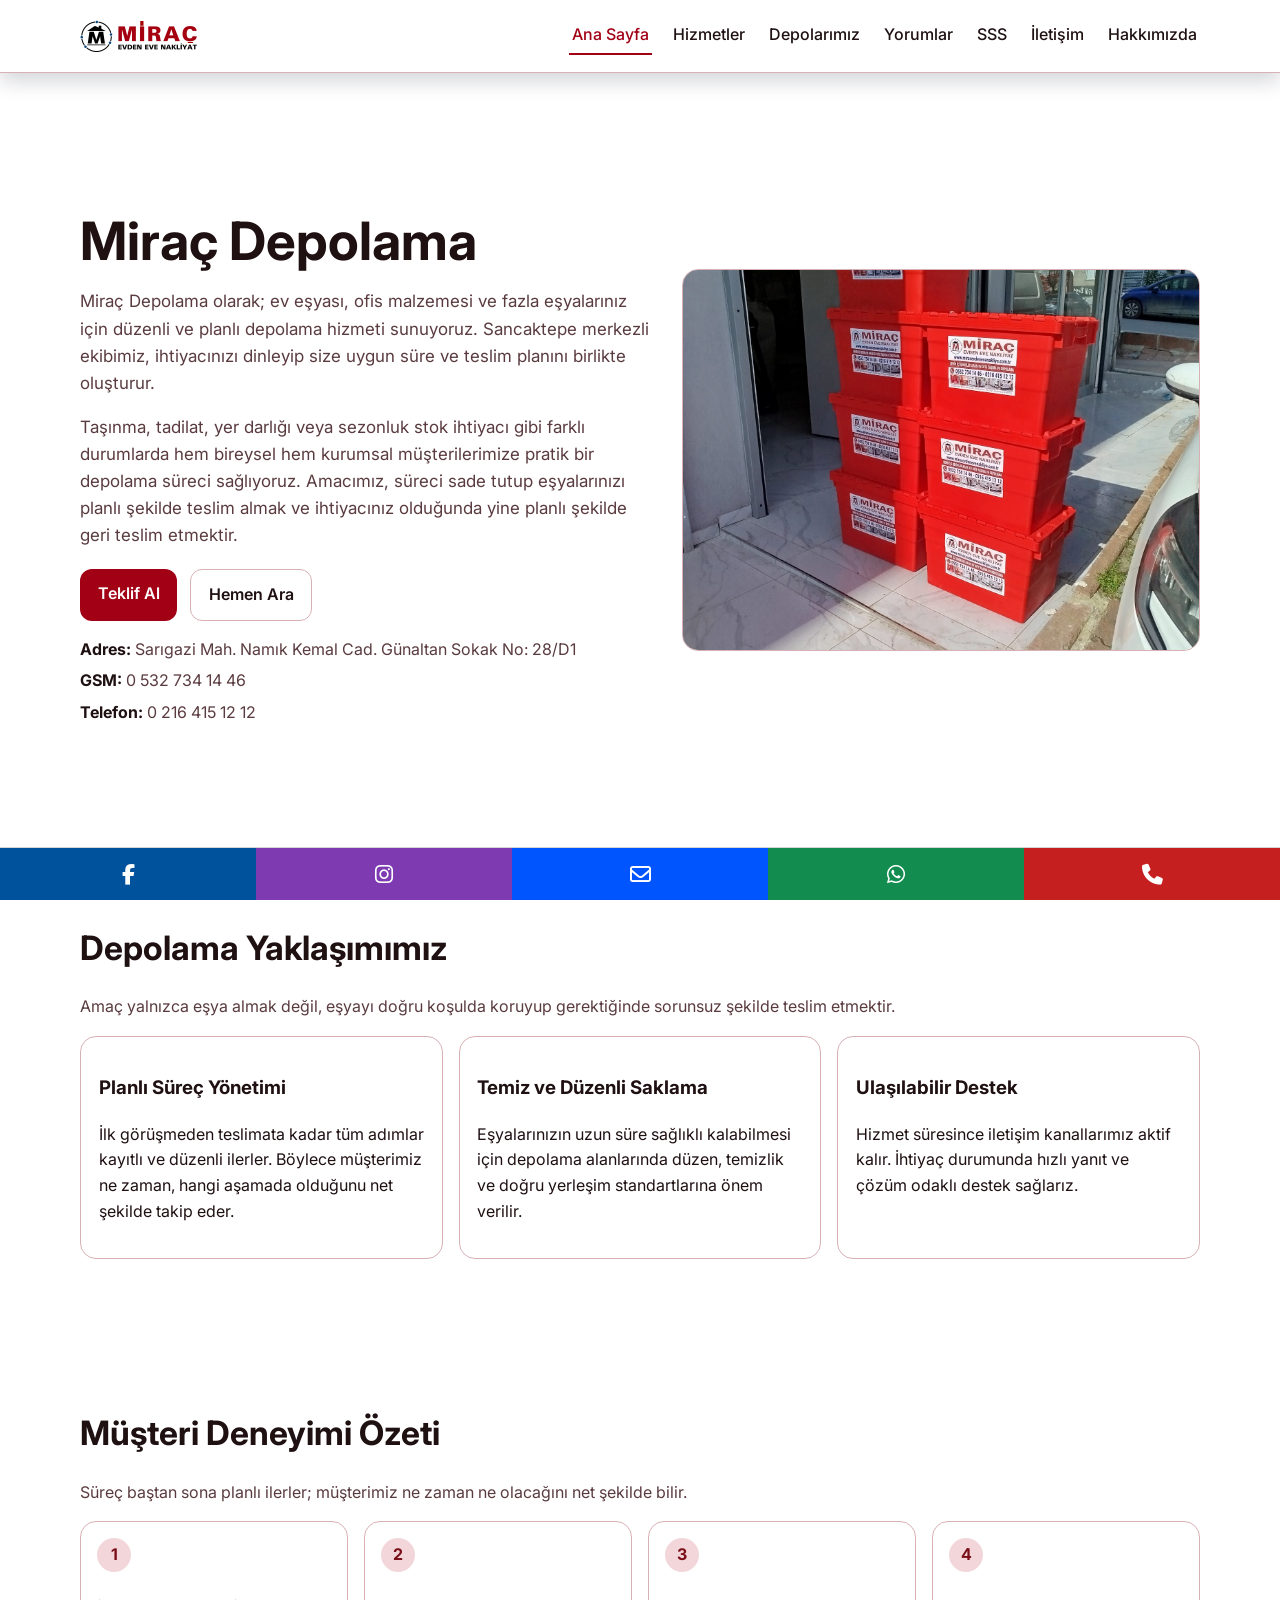
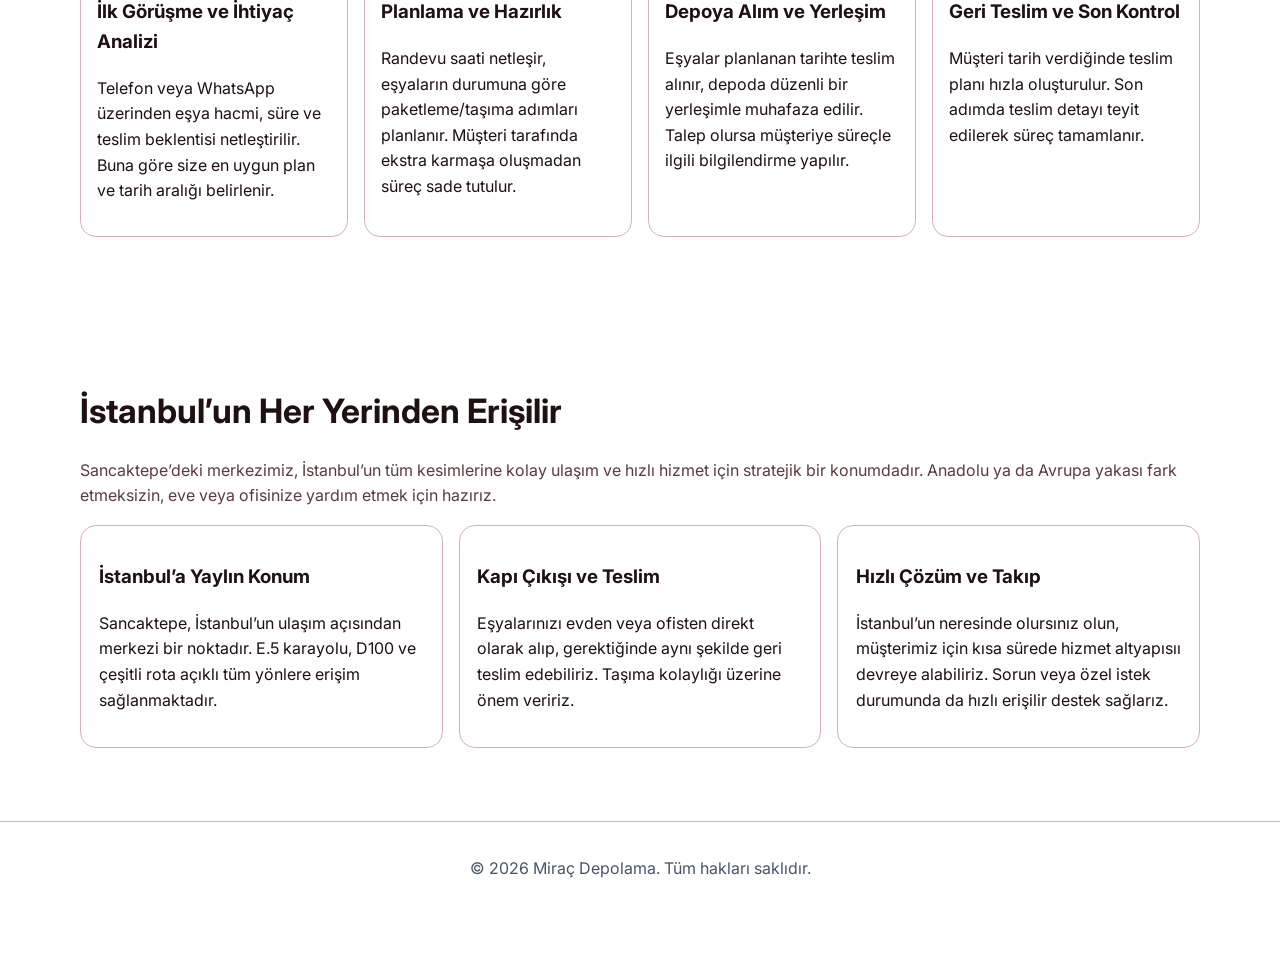
<file: index.html>
<!DOCTYPE html>
<html lang="tr">
 <head>
  <meta charset="utf-8"/>
  <meta content="width=device-width, initial-scale=1.0" name="viewport"/>
  <link href="assets/images/miracevdeneve_amblem.png" rel="icon" type="image/png"/>
  <title>
   Mira&ccedil; Depolama | Ana Sayfa
  </title>
  <meta content="Mira&ccedil; Depolama ile ev ve ofis e&scedil;yalar&inodot;n&inodot;z i&ccedil;in g&uuml;venli depolama &ccedil;&ouml;z&uuml;mleri." name="description"/>
  <link href="https://cdnjs.cloudflare.com/ajax/libs/font-awesome/6.5.2/css/all.min.css" rel="stylesheet"/>
  <link href="https://fonts.googleapis.com" rel="preconnect"/>
  <link crossorigin="" href="https://fonts.gstatic.com" rel="preconnect"/>
  <link href="https://fonts.googleapis.com/css2?family=Inter:wght@400;500;600;700;800&amp;display=swap" rel="stylesheet"/>
  <link href="styles.css" rel="stylesheet"/>
 </head>
 <body>
  <header class="topbar">
   <div class="container nav">
    <a class="logo" href="index.html">
     <img alt="Miraç Depolama Logo" class="logo-image" src="assets/images/miracevdeneve_logo.png"/>
    </a>
    <button aria-label="Men&uuml;y&uuml; A&ccedil;/Kapat" class="menu-toggle" id="menuToggle">
     ☰
    </button>
    <nav class="menu" id="mainNav">
     <a class="active" href="index.html">
      Ana Sayfa
     </a>
     <a href="hizmetler.html">
      Hizmetler
     </a>
     <a href="depolarimiz.html">
      Depolar&inodot;m&inodot;z
     </a>
     <a href="yorumlar.html">
      Yorumlar
     </a>
     <a href="sss.html">
      SSS
     </a>
     <a href="iletisim.html">
      &Idot;leti&scedil;im
     </a>
     <a href="hakkimizda.html">
      Hakk&inodot;m&inodot;zda
     </a>
    </nav>
   </div>
  </header>
  <main>
   <section class="hero">
    <div class="container hero-layout">
     <div class="hero-content">
      <h1>
        Mira&ccedil; Depolama
      </h1>
      <p>
        Mira&ccedil; Depolama olarak; ev e&scedil;yas&inodot;, ofis malzemesi ve fazla e&scedil;yalar&inodot;n&inodot;z i&ccedil;in
        d&uuml;zenli ve planl&inodot; depolama hizmeti sunuyoruz. Sancaktepe merkezli ekibimiz, ihtiyac&inodot;n&inodot;z&inodot;
        dinleyip size uygun s&uuml;re ve teslim plan&inodot;n&inodot; birlikte olu&scedil;turur.
      </p>
      <p>
        Ta&scedil;&inodot;nma, tadilat, yer darl&inodot;&gbreve;&inodot; veya sezonluk stok ihtiyac&inodot; gibi farkl&inodot;
        durumlarda hem bireysel hem kurumsal m&uuml;&scedil;terilerimize pratik bir depolama s&uuml;reci
        sa&gbreve;l&inodot;yoruz. Amac&inodot;m&inodot;z, s&uuml;reci sade tutup e&scedil;yalar&inodot;n&inodot;z&inodot; planl&inodot; şekilde
        teslim almak ve ihtiyac&inodot;n&inodot;z oldu&gbreve;unda yine planl&inodot; &scedil;ekilde geri teslim etmektir.
      </p>
      <div class="hero-actions">
       <a class="btn primary" href="iletisim.html">
        Teklif Al
       </a>
       <a class="btn secondary" href="tel:+905327341446">
        Hemen Ara
       </a>
      </div>
      <ul class="quick-contact">
       <li>
        <strong>
         Adres:
        </strong>
        Sar&inodot;gazi Mah. Nam&inodot;k Kemal Cad. G&uuml;naltan Sokak No: 28/D1
       </li>
       <li>
        <strong>
         GSM:
        </strong>
        0 532 734 14 46
       </li>
       <li>
        <strong>
         Telefon:
        </strong>
        0 216 415 12 12
       </li>
      </ul>
     </div>
     <div class="hero-visual">
      <img alt="Mira&ccedil; Depolama depolama alan&inodot;" src="assets/images/foto_1.jpeg"/>
     </div>
    </div>
   </section>
    <section class="section alt">
     <div class="container">
      <h2>
      Depolama Yakla&scedil;&inodot;m&inodot;m&inodot;z
      </h2>
      <p class="section-intro">
      Ama&ccedil; yaln&inodot;zca e&scedil;ya almak de&gbreve;il, e&scedil;yay&inodot; do&gbreve;ru ko&scedil;ulda koruyup gerekti&gbreve;inde sorunsuz
      &scedil;ekilde teslim etmektir.
      </p>
      <div class="cards">
      <article class="card">
       <h3>
        Planl&inodot; S&uuml;re&ccedil; Y&ouml;netimi
       </h3>
       <p>
        &Idot;lk g&ouml;r&uuml;&scedil;meden teslimata kadar t&uuml;m ad&inodot;mlar kay&inodot;tl&inodot; ve d&uuml;zenli ilerler. B&ouml;ylece
        m&uuml;&scedil;terimiz ne zaman, hangi a&scedil;amada oldu&gbreve;unu net &scedil;ekilde takip eder.
       </p>
      </article>
      <article class="card">
       <h3>
        Temiz ve D&uuml;zenli Saklama
       </h3>
       <p>
        E&scedil;yalar&inodot;n&inodot;z&inodot;n uzun s&uuml;re sa&gbreve;l&inodot;kl&inodot; kalabilmesi i&ccedil;in depolama alanlar&inodot;nda d&uuml;zen,
        temizlik ve do&gbreve;ru yerle&scedil;im standartlar&inodot;na &ouml;nem verilir.
       </p>
      </article>
      <article class="card">
       <h3>
        Ula&scedil;&inodot;labilir Destek
       </h3>
       <p>
        Hizmet s&uuml;resince ileti&scedil;im kanallar&inodot;m&inodot;z aktif kal&inodot;r. &Idot;htiya&ccedil; durumunda h&inodot;zl&inodot; yan&inodot;t
        ve &ccedil;&ouml;z&uuml;m odakl&inodot; destek sa&gbreve;lar&inodot;z.
       </p>
      </article>
      </div>
     </div>
    </section>
     <section class="section alt">
      <div class="container">
       <h2>
        M&uuml;&scedil;teri Deneyimi &Ouml;zeti
       </h2>
       <p class="section-intro">
        S&uuml;re&ccedil; ba&scedil;tan sona planl&inodot; ilerler; m&uuml;&scedil;terimiz ne zaman ne olaca&gbreve;&inodot;n&inodot; net &scedil;ekilde bilir.
       </p>
       <div class="process-grid">
        <article class="process-item">
         <span>
          1
         </span>
         <h3>
          &Idot;lk G&ouml;r&uuml;&scedil;me ve &Idot;htiya&ccedil; Analizi
         </h3>
         <p>
          Telefon veya WhatsApp &uuml;zerinden e&scedil;ya hacmi, s&uuml;re ve teslim beklentisi netle&scedil;tirilir.
          Buna g&ouml;re size en uygun plan ve tarih aral&inodot;&gbreve;&inodot; belirlenir.
         </p>
        </article>
        <article class="process-item">
         <span>
          2
         </span>
         <h3>
          Planlama ve Haz&inodot;rl&inodot;k
         </h3>
         <p>
          Randevu saati netle&scedil;ir, e&scedil;yalar&inodot;n durumuna g&ouml;re paketleme/ta&scedil;&inodot;ma ad&inodot;mlar&inodot;
          planlan&inodot;r. M&uuml;&scedil;teri taraf&inodot;nda ekstra karma&scedil;a olu&scedil;madan s&uuml;re&ccedil; sade tutulur.
         </p>
        </article>
        <article class="process-item">
         <span>
          3
         </span>
         <h3>
          Depoya Al&inodot;m ve Yerle&scedil;im
         </h3>
         <p>
          E&scedil;yalar planlanan tarihte teslim al&inodot;n&inodot;r, depoda d&uuml;zenli bir yerle&scedil;imle muhafaza edilir.
          Talep olursa m&uuml;&scedil;teriye s&uuml;re&ccedil;le ilgili bilgilendirme yap&inodot;l&inodot;r.
         </p>
        </article>
        <article class="process-item">
         <span>
          4
         </span>
         <h3>
          Geri Teslim ve Son Kontrol
         </h3>
         <p>
          M&uuml;&scedil;teri tarih verdi&gbreve;inde teslim plan&inodot; h&inodot;zla olu&scedil;turulur.
          Son ad&inodot;mda teslim detay&inodot; teyit edilerek s&uuml;re&ccedil; tamamlan&inodot;r.
         </p>
        </article>
       </div>
      </div>
     </section>
   <section class="section alt">
    <div class="container">
     <h2>
      &Idot;stanbul&rsquo;un Her Yerinden Eri&scedil;ilir
     </h2>
     <p class="section-intro">
      Sancaktepe&rsquo;deki merkezimiz, &Idot;stanbul&rsquo;un t&uuml;m kesimlerine kolay ula&scedil;&inodot;m ve h&inodot;zl&inodot; hizmet i&ccedil;in
      stratejik bir konumdad&inodot;r. Anadolu ya da Avrupa yakas&inodot; fark etmeksizin, eve veya ofisinize yard&inodot;m etmek i&ccedil;in haz&inodot;r&inodot;z.
     </p>
     <div class="cards">
      <article class="card">
       <h3>
        &Idot;stanbul&rsquo;a Yayl&inodot;n Konum
       </h3>
       <p>
        Sancaktepe, &Idot;stanbul&rsquo;un ula&scedil;&inodot;m a&ccedil;&inodot;s&inodot;ndan merkezi bir noktad&inodot;r. E.5 karayolu, D100 ve &ccedil;e&scedil;itli rota a&ccedil;&inodot;kl&inodot;
        t&uuml;m yönlere erişim sa&gbreve;lanmaktad&inodot;r.
       </p>
      </article>
      <article class="card">
       <h3>
        Kap&inodot; &Ccedil;&inodot;k&inodot;&scedil;&inodot; ve Teslim
       </h3>
       <p>
        E&scedil;yalar&inodot;n&inodot;z&inodot; evden veya ofisten direkt olarak al&inodot;p, gerekti&gbreve;inde ayn&inodot; &scedil;ekilde geri teslim
        edebiliriz. Taş&inodot;ma kolayl&inodot;&gbreve;&inodot; &uuml;zerine &ouml;nem veririz.
       </p>
      </article>
      <article class="card">
       <h3>
        H&inodot;zl&inodot; &Ccedil;&ouml;z&uuml;m ve Tak&inodot;p
       </h3>
       <p>
        &Idot;stanbul&rsquo;un neresinde olurs&inodot;nız olun, m&uuml;&scedil;terimiz i&ccedil;in k&inodot;sa s&uuml;rede hizmet altyap&inodot;s&inodot;&inodot;
        devreye alabiliriz. Sorun veya &ouml;zel istek durumunda da h&inodot;zl&inodot; eri&scedil;ilir destek sa&gbreve;lar&inodot;z.
       </p>
      </article>
     </div>
    </div>
   </section>
  </main>
  <section class="contact-bar">
   <div class="container contact-bar-inner">
    <a aria-label="Facebook" class="bar-facebook" href="https://www.facebook.com/share/1Hf4mJ1vze/" rel="noopener noreferrer" target="_blank">
     <i aria-hidden="true" class="fa-brands fa-facebook-f">
     </i>
    </a>
    <a aria-label="Instagram" class="bar-instagram" href="https://www.instagram.com/miracevdenevenakliye/" rel="noopener noreferrer" target="_blank">
     <i aria-hidden="true" class="fa-brands fa-instagram">
     </i>
    </a>
    <a aria-label="Mail" class="bar-mail" href="mailto:info@miracevdenevenakliye.com.tr">
     <i aria-hidden="true" class="fa-regular fa-envelope">
     </i>
    </a>
    <a aria-label="WhatsApp" class="bar-whatsapp" href="https://wa.me/905327341446?text=Merhaba%20Mira%C3%A7%20Depolama%2C%20bilgi%20almak%20istiyorum." rel="noopener noreferrer" target="_blank">
     <i aria-hidden="true" class="fa-brands fa-whatsapp">
     </i>
    </a>
    <a aria-label="Telefon" class="bar-phone" href="tel:+905327341446">
     <i aria-hidden="true" class="fa-solid fa-phone">
     </i>
    </a>
   </div>
  </section>
  <footer class="footer">
   <div class="container">
    <p>
     &copy;
     <span id="year">
     </span>
     Mira&ccedil; Depolama. T&uuml;m haklar&inodot; sakl&inodot;d&inodot;r.
    </p>
   </div>
  </footer>
  <script src="script.js">
  </script>
 </body>
</html>
</file>
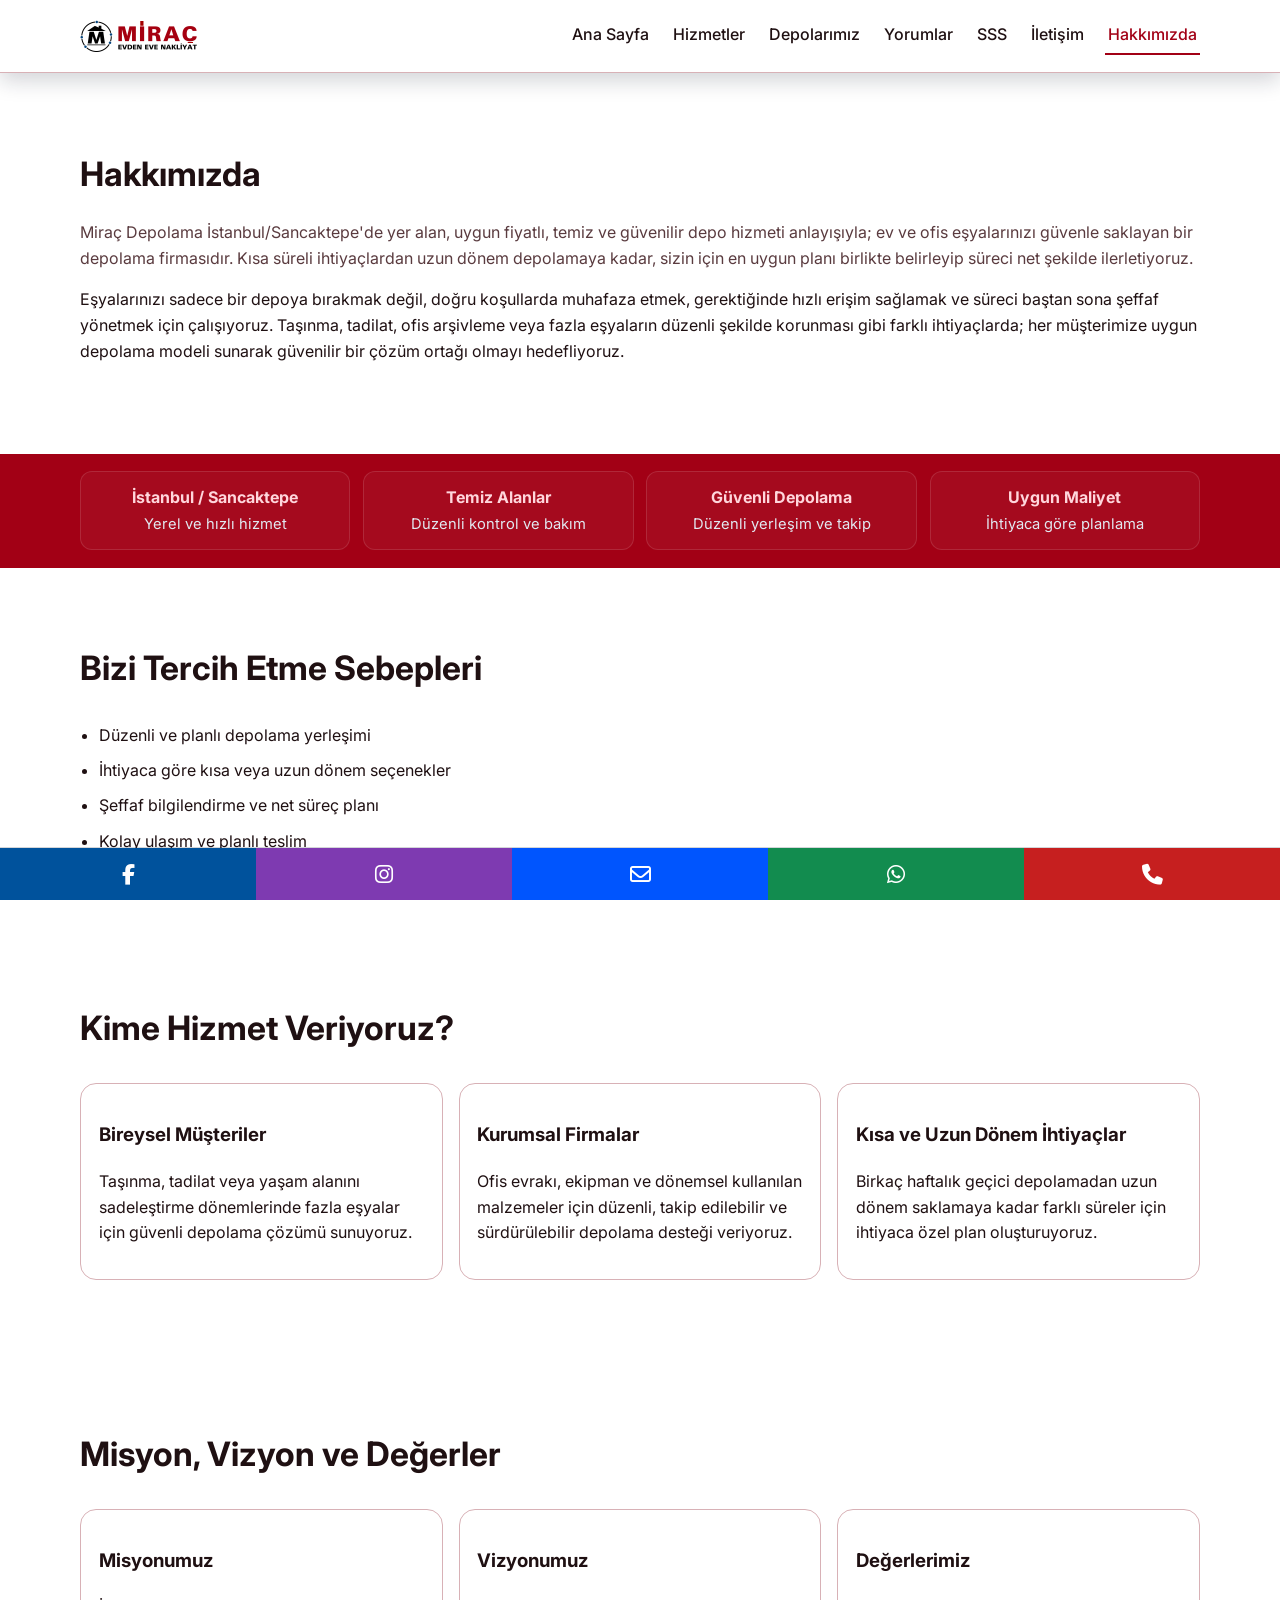
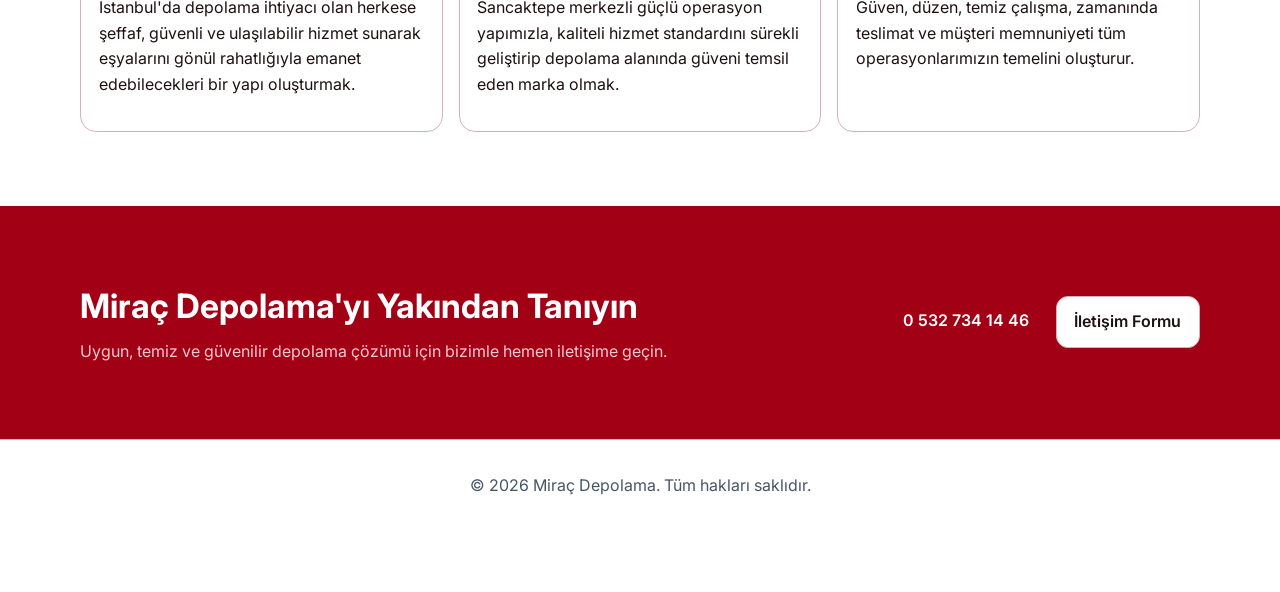
<file: hakkimizda.html>
<!DOCTYPE html>
<html lang="tr">
 <head>
  <meta charset="utf-8"/>
  <meta content="width=device-width, initial-scale=1.0" name="viewport"/>
        <link href="assets/images/miracevdeneve_amblem.png" rel="icon" type="image/png"/>
  <title>
   Mira&ccedil; Depolama | Hakk&inodot;m&inodot;zda
  </title>
  <meta content="Mira&ccedil; Depolama hakk&inodot;nda kurumsal bilgiler ve hizmet yakla&scedil;&inodot;m&inodot;m&inodot;z." name="description"/>
  <link href="https://cdnjs.cloudflare.com/ajax/libs/font-awesome/6.5.2/css/all.min.css" rel="stylesheet"/>
  <link href="https://fonts.googleapis.com" rel="preconnect"/>
  <link crossorigin="" href="https://fonts.gstatic.com" rel="preconnect"/>
  <link href="https://fonts.googleapis.com/css2?family=Inter:wght@400;500;600;700;800&amp;display=swap" rel="stylesheet"/>
  <link href="styles.css" rel="stylesheet"/>
 </head>
 <body>
  <header class="topbar">
   <div class="container nav">
    <a class="logo" href="index.html">
     <img alt="Mira&ccedil; Depolama Logo" class="logo-image" src="assets/images/miracevdeneve_logo.png"/>
    </a>
    <button aria-label="Men&uuml;y&uuml; A&ccedil;/Kapat" class="menu-toggle" id="menuToggle">
     ☰
    </button>
    <nav class="menu" id="mainNav">
     <a href="index.html">
      Ana Sayfa
     </a>
     <a href="hizmetler.html">
      Hizmetler
     </a>
     <a href="depolarimiz.html">
      Depolar&inodot;m&inodot;z
     </a>
     <a href="yorumlar.html">
      Yorumlar
     </a>
     <a href="sss.html">
      SSS
     </a>
     <a href="iletisim.html">
      &Idot;leti&scedil;im
     </a>
     <a class="active" href="hakkimizda.html">
      Hakk&inodot;m&inodot;zda
     </a>
    </nav>
   </div>
  </header>
  <main>
   <section class="section">
    <div class="container">
     <h2>
      Hakk&inodot;m&inodot;zda
     </h2>
     <p class="section-intro">
      Mira&ccedil; Depolama &Idot;stanbul/Sancaktepe'de yer alan, uygun fiyatl&inodot;, temiz ve g&uuml;venilir
            depo hizmeti anlay&inodot;&scedil;&inodot;yla; ev ve ofis e&scedil;yalar&inodot;n&inodot;z&inodot; g&uuml;venle saklayan bir depolama
            firmas&inodot;d&inodot;r. K&inodot;sa s&uuml;reli ihtiya&ccedil;lardan uzun d&ouml;nem depolamaya kadar, sizin i&ccedil;in en
            uygun plan&inodot; birlikte belirleyip s&uuml;reci net &scedil;ekilde ilerletiyoruz.
     </p>
     <p>
      E&scedil;yalar&inodot;n&inodot;z&inodot; sadece bir depoya b&inodot;rakmak de&gbreve;il, do&gbreve;ru ko&scedil;ullarda muhafaza etmek,
            gerekti&gbreve;inde h&inodot;zl&inodot; eri&scedil;im sa&gbreve;lamak ve s&uuml;reci ba&scedil;tan sona &scedil;effaf y&ouml;netmek i&ccedil;in
            &ccedil;al&inodot;&scedil;&inodot;yoruz. Ta&scedil;&inodot;nma, tadilat, ofis ar&scedil;ivleme veya fazla e&scedil;yalar&inodot;n d&uuml;zenli &scedil;ekilde
            korunmas&inodot; gibi farkl&inodot; ihtiya&ccedil;larda; her m&uuml;&scedil;terimize uygun depolama modeli sunarak
            g&uuml;venilir bir &ccedil;&ouml;z&uuml;m orta&gbreve;&inodot; olmay&inodot; hedefliyoruz.
     </p>
    </div>
   </section>
   <section class="trust-strip">
    <div class="container trust-grid">
     <article>
      <strong>
       &Idot;stanbul / Sancaktepe
      </strong>
      <span>
       Yerel ve h&inodot;zl&inodot; hizmet
      </span>
     </article>
     <article>
      <strong>
       Temiz Alanlar
      </strong>
      <span>
       D&uuml;zenli kontrol ve bak&inodot;m
      </span>
     </article>
     <article>
      <strong>
       G&uuml;venli Depolama
      </strong>
      <span>
       D&uuml;zenli yerle&scedil;im ve takip
      </span>
     </article>
     <article>
      <strong>
       Uygun Maliyet
      </strong>
      <span>
       &Idot;htiyaca g&ouml;re planlama
      </span>
     </article>
    </div>
   </section>
   <section class="section">
    <div class="container">
     <h2>
      Bizi Tercih Etme Sebepleri
     </h2>
     <ul class="features">
      <li>
       D&uuml;zenli ve planl&inodot; depolama yerle&scedil;imi
      </li>
      <li>
       &Idot;htiyaca g&ouml;re k&inodot;sa veya uzun d&ouml;nem se&ccedil;enekler
      </li>
      <li>
       &Scedil;effaf bilgilendirme ve net s&uuml;re&ccedil; plan&inodot;
      </li>
      <li>
       Kolay ula&scedil;&inodot;m ve planl&inodot; teslim
      </li>
     </ul>
    </div>
   </section>
   <section class="section">
    <div class="container">
     <h2>
      Kime Hizmet Veriyoruz?
     </h2>
     <div class="cards">
      <article class="card">
       <h3>
        Bireysel M&uuml;&scedil;teriler
       </h3>
       <p>
        Ta&scedil;&inodot;nma, tadilat veya ya&scedil;am alan&inodot;n&inodot; sadele&scedil;tirme d&ouml;nemlerinde fazla e&scedil;yalar i&ccedil;in
                g&uuml;venli depolama &ccedil;&ouml;z&uuml;m&uuml; sunuyoruz.
       </p>
      </article>
      <article class="card">
       <h3>
        Kurumsal Firmalar
       </h3>
       <p>
        Ofis evrak&inodot;, ekipman ve d&ouml;nemsel kullan&inodot;lan malzemeler i&ccedil;in d&uuml;zenli, takip
                edilebilir ve s&uuml;rd&uuml;r&uuml;lebilir depolama deste&gbreve;i veriyoruz.
       </p>
      </article>
      <article class="card">
       <h3>
        K&inodot;sa ve Uzun D&ouml;nem &Idot;htiya&ccedil;lar
       </h3>
       <p>
        Birka&ccedil; haftal&inodot;k ge&ccedil;ici depolamadan uzun d&ouml;nem saklamaya kadar farkl&inodot; s&uuml;reler i&ccedil;in
                ihtiyaca &ouml;zel plan olu&scedil;turuyoruz.
       </p>
      </article>
     </div>
    </div>
   </section>
   <section class="section alt">
    <div class="container">
     <h2>
      Misyon, Vizyon ve De&gbreve;erler
     </h2>
     <div class="cards">
      <article class="card">
       <h3>
        Misyonumuz
       </h3>
       <p>
        &Idot;stanbul'da depolama ihtiyac&inodot; olan herkese &scedil;effaf, g&uuml;venli ve ula&scedil;&inodot;labilir hizmet
                sunarak e&scedil;yalar&inodot;n&inodot; g&ouml;n&uuml;l rahatl&inodot;&gbreve;&inodot;yla emanet edebilecekleri bir yap&inodot; olu&scedil;turmak.
       </p>
      </article>
      <article class="card">
       <h3>
        Vizyonumuz
       </h3>
       <p>
        Sancaktepe merkezli g&uuml;&ccedil;l&uuml; operasyon yap&inodot;m&inodot;zla, kaliteli hizmet standard&inodot;n&inodot; s&uuml;rekli
                geli&scedil;tirip depolama alan&inodot;nda g&uuml;veni temsil eden marka olmak.
       </p>
      </article>
      <article class="card">
       <h3>
        De&gbreve;erlerimiz
       </h3>
       <p>
        G&uuml;ven, d&uuml;zen, temiz &ccedil;al&inodot;&scedil;ma, zaman&inodot;nda teslimat ve m&uuml;&scedil;teri memnuniyeti t&uuml;m
                operasyonlar&inodot;m&inodot;z&inodot;n temelini olu&scedil;turur.
       </p>
      </article>
     </div>
    </div>
   </section>
   <section class="section cta-band">
    <div class="container cta-content">
     <div>
      <h2>
       Mira&ccedil; Depolama'y&inodot; Yak&inodot;ndan Tan&inodot;y&inodot;n
      </h2>
      <p>
       Uygun, temiz ve g&uuml;venilir depolama &ccedil;&ouml;z&uuml;m&uuml; i&ccedil;in bizimle hemen ileti&scedil;ime ge&ccedil;in.
      </p>
     </div>
     <div class="cta-actions">
      <a class="btn primary" href="tel:+905327341446">
       0 532 734 14 46
      </a>
      <a class="btn secondary" href="iletisim.html">
       &Idot;leti&scedil;im Formu
      </a>
     </div>
    </div>
   </section>
  </main>
  <section class="contact-bar">
   <div class="container contact-bar-inner">
    <a aria-label="Facebook" class="bar-facebook" href="https://www.facebook.com/share/1Hf4mJ1vze/" rel="noopener noreferrer" target="_blank">
     <i aria-hidden="true" class="fa-brands fa-facebook-f">
     </i>
    </a>
    <a aria-label="Instagram" class="bar-instagram" href="https://www.instagram.com/miracevdenevenakliye/" rel="noopener noreferrer" target="_blank">
     <i aria-hidden="true" class="fa-brands fa-instagram">
     </i>
    </a>
    <a aria-label="Mail" class="bar-mail" href="mailto:info@miracevdenevenakliye.com.tr">
     <i aria-hidden="true" class="fa-regular fa-envelope">
     </i>
    </a>
    <a aria-label="WhatsApp" class="bar-whatsapp" href="https://wa.me/905327341446?text=Merhaba%20Mira%C3%A7%20Depolama%2C%20bilgi%20almak%20istiyorum." rel="noopener noreferrer" target="_blank">
     <i aria-hidden="true" class="fa-brands fa-whatsapp">
     </i>
    </a>
    <a aria-label="Telefon" class="bar-phone" href="tel:+905327341446">
     <i aria-hidden="true" class="fa-solid fa-phone">
     </i>
    </a>
   </div>
  </section>
  <footer class="footer">
   <div class="container">
    <p>
     &copy;
     <span id="year">
     </span>
     Mira&ccedil; Depolama. T&uuml;m haklar&inodot; sakl&inodot;d&inodot;r.
    </p>
   </div>
  </footer>
  <script src="script.js">
  </script>
 </body>
</html>
</file>
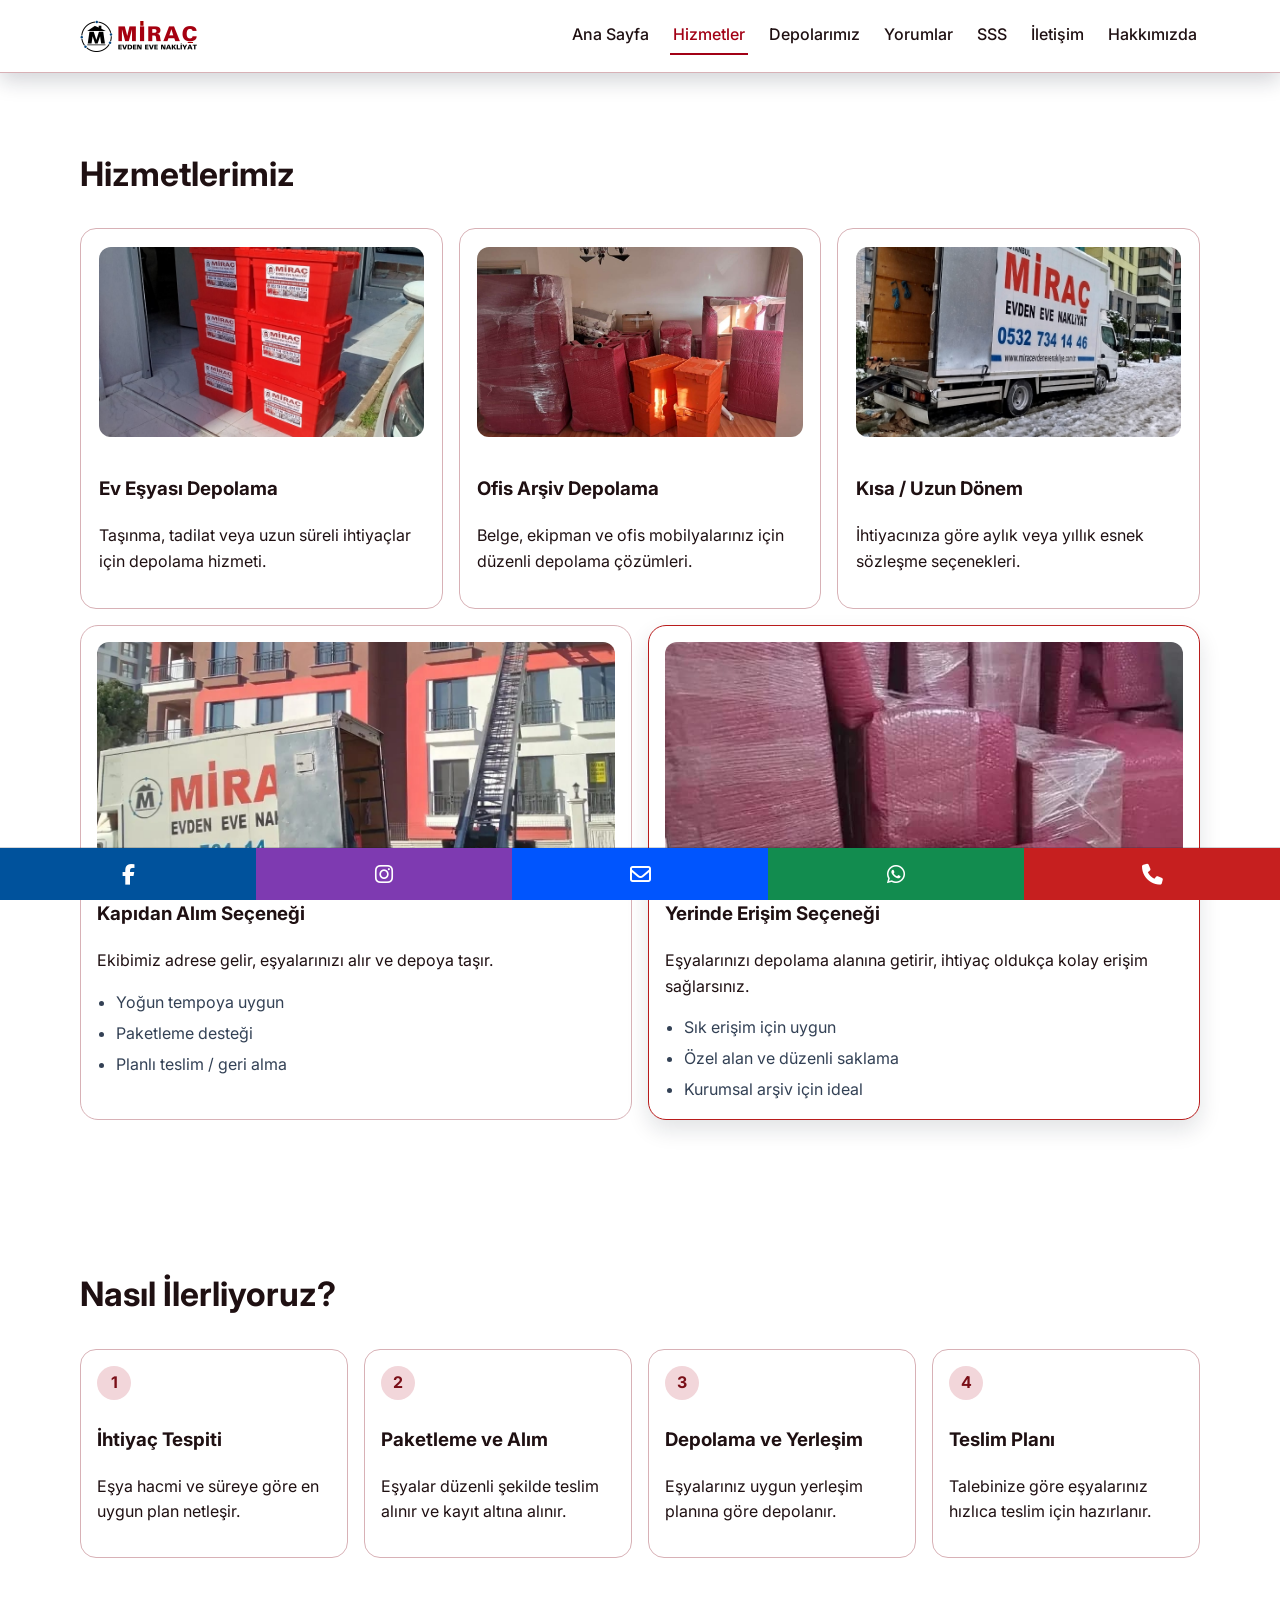
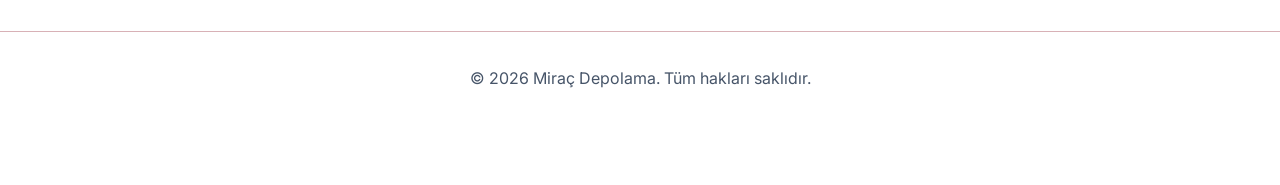
<file: hizmetler.html>
<!DOCTYPE html>
<html lang="tr">
 <head>
  <meta charset="utf-8"/>
  <meta content="width=device-width, initial-scale=1.0" name="viewport"/>
    <link href="assets/images/miracevdeneve_amblem.png" rel="icon" type="image/png"/>
  <title>
   Mira&ccedil; Depolama | Hizmetler
  </title>
  <link href="https://cdnjs.cloudflare.com/ajax/libs/font-awesome/6.5.2/css/all.min.css" rel="stylesheet"/>
  <link href="https://fonts.googleapis.com" rel="preconnect"/>
  <link crossorigin="" href="https://fonts.gstatic.com" rel="preconnect"/>
  <link href="https://fonts.googleapis.com/css2?family=Inter:wght@400;500;600;700;800&amp;display=swap" rel="stylesheet"/>
  <link href="styles.css" rel="stylesheet"/>
 </head>
 <body>
  <header class="topbar">
   <div class="container nav">
    <a class="logo" href="index.html">
     <img alt="Mira&ccedil; Depolama Logo" class="logo-image" src="assets/images/miracevdeneve_logo.png"/>
    </a>
    <button aria-label="Men&uuml;y&uuml; A&ccedil;/Kapat" class="menu-toggle" id="menuToggle">
     ☰
    </button>
    <nav class="menu" id="mainNav">
     <a href="index.html">
      Ana Sayfa
     </a>
     <a class="active" href="hizmetler.html">
      Hizmetler
     </a>
     <a href="depolarimiz.html">
      Depolar&inodot;m&inodot;z
     </a>
     <a href="yorumlar.html">
      Yorumlar
     </a>
     <a href="sss.html">
      SSS
     </a>
     <a href="iletisim.html">
      &Idot;leti&scedil;im
     </a>
     <a href="hakkimizda.html">
      Hakk&inodot;m&inodot;zda
     </a>
    </nav>
   </div>
  </header>
  <main>
   <section class="section">
    <div class="container">
     <h2>
      Hizmetlerimiz
     </h2>
     <div class="cards">
      <article class="card">
       <img alt="Ev e&scedil;yas&inodot; depolama alan&inodot;" src="assets/images/foto_1.jpeg"/>
       <h3>
        Ev E&scedil;yas&inodot; Depolama
       </h3>
       <p>
        Ta&scedil;&inodot;nma, tadilat veya uzun s&uuml;reli ihtiya&ccedil;lar i&ccedil;in depolama hizmeti.
       </p>
      </article>
      <article class="card">
       <img alt="Ofis ar&scedil;iv depolama alan&inodot;" src="assets/images/foto_2.jpeg"/>
       <h3>
        Ofis Ar&scedil;iv Depolama
       </h3>
       <p>
        Belge, ekipman ve ofis mobilyalar&inodot;n&inodot;z i&ccedil;in d&uuml;zenli depolama &ccedil;&ouml;z&uuml;mleri.
       </p>
      </article>
      <article class="card">
       <img alt="Uzun d&ouml;nem depolama alan&inodot;" src="assets/images/foto_3.jpeg"/>
       <h3>
        K&inodot;sa / Uzun D&ouml;nem
       </h3>
       <p>
        &Idot;htiyac&inodot;n&inodot;za g&ouml;re ayl&inodot;k veya y&inodot;ll&inodot;k esnek s&ouml;zle&scedil;me se&ccedil;enekleri.
       </p>
      </article>
     </div>
     <div class="type-cards">
      <article class="type-card">
       <img alt="Kap&inodot;dan al&inodot;m depolama" src="assets/images/foto_11.jpeg"/>
       <h3>
        Kap&inodot;dan Al&inodot;m Se&ccedil;ene&gbreve;i
       </h3>
       <p>
        Ekibimiz adrese gelir, e&scedil;yalar&inodot;n&inodot;z&inodot; al&inodot;r ve depoya ta&scedil;&inodot;r.
       </p>
       <ul>
        <li>
         Yo&gbreve;un tempoya uygun
        </li>
        <li>
         Paketleme deste&gbreve;i
        </li>
        <li>
         Planl&inodot; teslim / geri alma
        </li>
       </ul>
      </article>
      <article class="type-card featured-type">
       <img alt="Yerinde eri&scedil;imli depo odas&inodot;" src="assets/images/foto_12.jpeg"/>
       <h3>
        Yerinde Eri&scedil;im Se&ccedil;ene&gbreve;i
       </h3>
       <p>
        E&scedil;yalar&inodot;n&inodot;z&inodot; depolama alan&inodot;na getirir, ihtiya&ccedil; olduk&ccedil;a kolay eri&scedil;im sa&gbreve;lars&inodot;n&inodot;z.
       </p>
       <ul>
        <li>
         S&inodot;k eri&scedil;im i&ccedil;in uygun
        </li>
        <li>
         &Ouml;zel alan ve d&uuml;zenli saklama
        </li>
        <li>
         Kurumsal ar&scedil;iv i&ccedil;in ideal
        </li>
       </ul>
      </article>
     </div>
    </div>
   </section>
   <section class="section alt">
    <div class="container">
     <h2>
      Nas&inodot;l &Idot;lerliyoruz?
     </h2>
     <div class="process-grid">
      <article class="process-item">
       <span>
        1
       </span>
       <h3>
        &Idot;htiya&ccedil; Tespiti
       </h3>
       <p>
        E&scedil;ya hacmi ve s&uuml;reye g&ouml;re en uygun plan netle&scedil;ir.
       </p>
      </article>
      <article class="process-item">
       <span>
        2
       </span>
       <h3>
        Paketleme ve Al&inodot;m
       </h3>
       <p>
        E&scedil;yalar d&uuml;zenli &scedil;ekilde teslim al&inodot;n&inodot;r ve kay&inodot;t alt&inodot;na al&inodot;n&inodot;r.
       </p>
      </article>
      <article class="process-item">
       <span>
        3
       </span>
       <h3>
        Depolama ve Yerle&scedil;im
       </h3>
       <p>
        E&scedil;yalar&inodot;n&inodot;z uygun yerle&scedil;im plan&inodot;na g&ouml;re depolan&inodot;r.
       </p>
      </article>
      <article class="process-item">
       <span>
        4
       </span>
       <h3>
        Teslim Plan&inodot;
       </h3>
       <p>
        Talebinize g&ouml;re e&scedil;yalar&inodot;n&inodot;z h&inodot;zl&inodot;ca teslim i&ccedil;in haz&inodot;rlan&inodot;r.
       </p>
      </article>
     </div>
    </div>
   </section>
  </main>
  <section class="contact-bar">
   <div class="container contact-bar-inner">
    <a aria-label="Facebook" class="bar-facebook" href="https://www.facebook.com/share/1Hf4mJ1vze/" rel="noopener noreferrer" target="_blank">
     <i aria-hidden="true" class="fa-brands fa-facebook-f">
     </i>
    </a>
    <a aria-label="Instagram" class="bar-instagram" href="https://www.instagram.com/miracevdenevenakliye/" rel="noopener noreferrer" target="_blank">
     <i aria-hidden="true" class="fa-brands fa-instagram">
     </i>
    </a>
    <a aria-label="Mail" class="bar-mail" href="mailto:info@miracevdenevenakliye.com.tr">
     <i aria-hidden="true" class="fa-regular fa-envelope">
     </i>
    </a>
    <a aria-label="WhatsApp" class="bar-whatsapp" href="https://wa.me/905327341446?text=Merhaba%20Mira%C3%A7%20Depolama%2C%20bilgi%20almak%20istiyorum." rel="noopener noreferrer" target="_blank">
     <i aria-hidden="true" class="fa-brands fa-whatsapp">
     </i>
    </a>
    <a aria-label="Telefon" class="bar-phone" href="tel:+905327341446">
     <i aria-hidden="true" class="fa-solid fa-phone">
     </i>
    </a>
   </div>
  </section>
  <footer class="footer">
   <div class="container">
    <p>
     &copy;
     <span id="year">
     </span>
     Mira&ccedil; Depolama. T&uuml;m haklar&inodot; sakl&inodot;d&inodot;r.
    </p>
   </div>
  </footer>
  <script src="script.js">
  </script>
 </body>
</html>
</file>
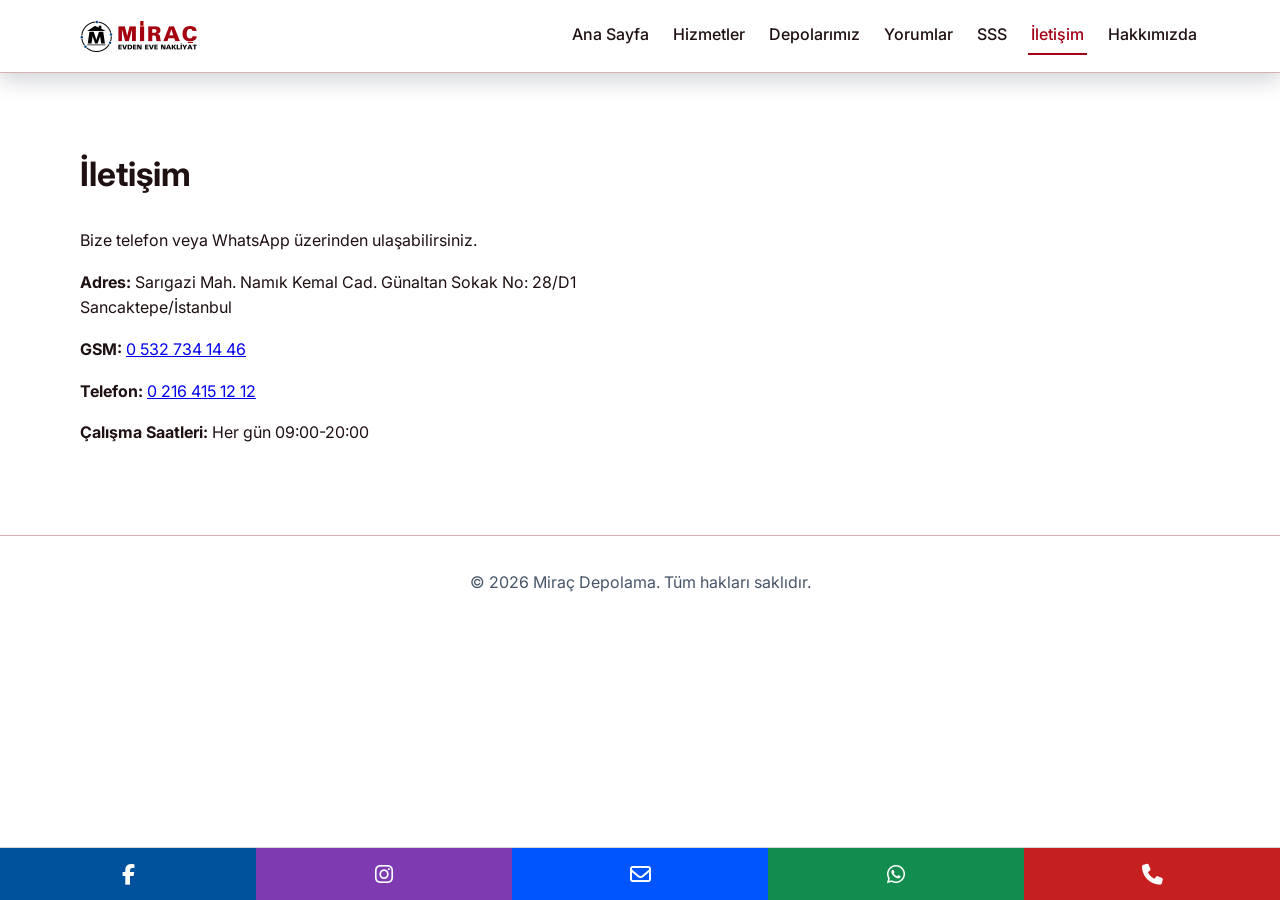
<file: iletisim.html>
<!DOCTYPE html>
<html lang="tr">
 <head>
  <meta charset="utf-8"/>
  <meta content="width=device-width, initial-scale=1.0" name="viewport"/>
    <link href="assets/images/miracevdeneve_amblem.png" rel="icon" type="image/png"/>
  <title>
   Mira&ccedil; Depolama | &Idot;leti&scedil;im
  </title>
  <link href="https://cdnjs.cloudflare.com/ajax/libs/font-awesome/6.5.2/css/all.min.css" rel="stylesheet"/>
  <link href="https://fonts.googleapis.com" rel="preconnect"/>
  <link crossorigin="" href="https://fonts.gstatic.com" rel="preconnect"/>
  <link href="https://fonts.googleapis.com/css2?family=Inter:wght@400;500;600;700;800&amp;display=swap" rel="stylesheet"/>
  <link href="styles.css" rel="stylesheet"/>
  <script async="" defer="" src="https://www.google.com/recaptcha/api.js">
  </script>
 </head>
 <body>
  <header class="topbar">
   <div class="container nav">
    <a class="logo" href="index.html">
     <img alt="Mira&ccedil; Depolama Logo" class="logo-image" src="assets/images/miracevdeneve_logo.png"/>
    </a>
    <button aria-label="Men&uuml;y&uuml; A&ccedil;/Kapat" class="menu-toggle" id="menuToggle">
     ☰
    </button>
    <nav class="menu" id="mainNav">
     <a href="index.html">
      Ana Sayfa
     </a>
     <a href="hizmetler.html">
      Hizmetler
     </a>
     <a href="depolarimiz.html">
      Depolar&inodot;m&inodot;z
     </a>
     <a href="yorumlar.html">
      Yorumlar
     </a>
     <a href="sss.html">
      SSS
     </a>
     <a class="active" href="iletisim.html">
      &Idot;leti&scedil;im
     </a>
     <a href="hakkimizda.html">
      Hakk&inodot;m&inodot;zda
     </a>
    </nav>
   </div>
  </header>
  <main>
   <section class="section alt">
    <div class="container contact-grid">
     <div>
      <h2>
       &Idot;leti&scedil;im
      </h2>
      <p>
       Bize telefon veya WhatsApp &uuml;zerinden ula&scedil;abilirsiniz.
      </p>
      <p>
       <strong>
        Adres:
       </strong>
       Sar&inodot;gazi Mah. Nam&inodot;k Kemal Cad. G&uuml;naltan Sokak No: 28/D1 Sancaktepe/&Idot;stanbul
      </p>
      <p>
       <strong>
        GSM:
       </strong>
       <a href="tel:+905327341446">
        0 532 734 14 46
       </a>
      </p>
      <p>
       <strong>
        Telefon:
       </strong>
       <a href="tel:+902164151212">
        0 216 415 12 12
       </a>
      </p>
      <p>
       <strong>
        &Ccedil;al&inodot;&scedil;ma Saatleri:
       </strong>
       Her g&uuml;n 09:00-20:00
      </p>
     </div>
    </div>
   </section>
  </main>
  <section class="contact-bar">
   <div class="container contact-bar-inner">
    <a aria-label="Facebook" class="bar-facebook" href="https://www.facebook.com/share/1Hf4mJ1vze/" rel="noopener noreferrer" target="_blank">
     <i aria-hidden="true" class="fa-brands fa-facebook-f">
     </i>
    </a>
    <a aria-label="Instagram" class="bar-instagram" href="https://www.instagram.com/miracevdenevenakliye/" rel="noopener noreferrer" target="_blank">
     <i aria-hidden="true" class="fa-brands fa-instagram">
     </i>
    </a>
    <a aria-label="Mail" class="bar-mail" href="mailto:info@miracevdenevenakliye.com.tr">
     <i aria-hidden="true" class="fa-regular fa-envelope">
     </i>
    </a>
    <a aria-label="WhatsApp" class="bar-whatsapp" href="https://wa.me/905327341446?text=Merhaba%20Mira%C3%A7%20Depolama%2C%20bilgi%20almak%20istiyorum." rel="noopener noreferrer" target="_blank">
     <i aria-hidden="true" class="fa-brands fa-whatsapp">
     </i>
    </a>
    <a aria-label="Telefon" class="bar-phone" href="tel:+905327341446">
     <i aria-hidden="true" class="fa-solid fa-phone">
     </i>
    </a>
   </div>
  </section>
  <footer class="footer">
   <div class="container">
    <p>
     &copy;
     <span id="year">
     </span>
     Mira&ccedil; Depolama. T&uuml;m haklar&inodot; sakl&inodot;d&inodot;r.
    </p>
   </div>
  </footer>
  <script src="script.js">
  </script>
 </body>
</html>
</file>
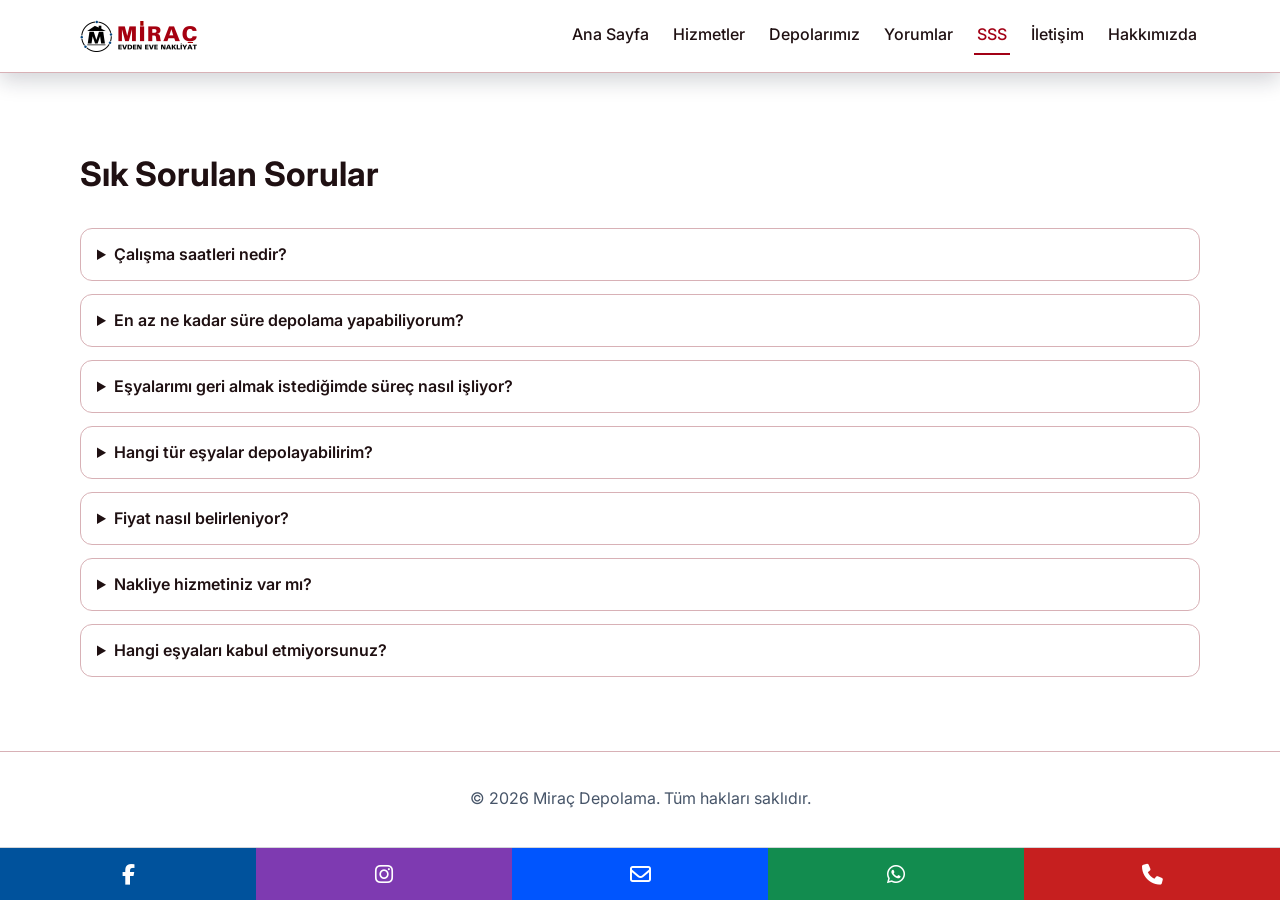
<file: sss.html>
<!DOCTYPE html>
<html lang="tr">
 <head>
  <meta charset="utf-8"/>
  <meta content="width=device-width, initial-scale=1.0" name="viewport"/>
    <link href="assets/images/miracevdeneve_amblem.png" rel="icon" type="image/png"/>
  <title>
   Mira&ccedil; Depolama | SSS
  </title>
  <link href="https://cdnjs.cloudflare.com/ajax/libs/font-awesome/6.5.2/css/all.min.css" rel="stylesheet"/>
  <link href="https://fonts.googleapis.com" rel="preconnect"/>
  <link crossorigin="" href="https://fonts.gstatic.com" rel="preconnect"/>
  <link href="https://fonts.googleapis.com/css2?family=Inter:wght@400;500;600;700;800&amp;display=swap" rel="stylesheet"/>
  <link href="styles.css" rel="stylesheet"/>
 </head>
 <body>
  <header class="topbar">
   <div class="container nav">
    <a class="logo" href="index.html">
     <img alt="Mira&ccedil; Depolama Logo" class="logo-image" src="assets/images/miracevdeneve_logo.png"/>
    </a>
    <button aria-label="Men&uuml;y&uuml; A&ccedil;/Kapat" class="menu-toggle" id="menuToggle">
     ☰
    </button>
    <nav class="menu" id="mainNav">
     <a href="index.html">
      Ana Sayfa
     </a>
     <a href="hizmetler.html">
      Hizmetler
     </a>
     <a href="depolarimiz.html">
      Depolar&inodot;m&inodot;z
     </a>
     <a href="yorumlar.html">
      Yorumlar
     </a>
     <a class="active" href="sss.html">
      SSS
     </a>
     <a href="iletisim.html">
      &Idot;leti&scedil;im
     </a>
     <a href="hakkimizda.html">
      Hakk&inodot;m&inodot;zda
     </a>
    </nav>
   </div>
  </header>
  <main>
   <section class="section alt">
    <div class="container">
     <h2>
      S&inodot;k Sorulan Sorular
     </h2>
     <div class="faq">
      <details>
       <summary>
        &Ccedil;al&inodot;&scedil;ma saatleri nedir?
       </summary>
       <p>
        Her g&uuml;n 09:00-20:00 aras&inodot; m&uuml;&scedil;terilerimizi kabul ediyoruz. Acil durumlarda bu saatler d&inodot;&scedil;&inodot;nda da telefonla ileti&scedil;ime ge&ccedil;ebilirsiniz.
       </p>
      </details>
      <details>
       <summary>
        En az ne kadar s&uuml;re depolama yapabiliyorum?
       </summary>
       <p>
        &Idot;htiyaca g&ouml;re k&inodot;sa veya uzun d&ouml;nem plan yap&inodot;yoruz. Net s&uuml;reyi telefonda birlikte belirleyebiliriz.
       </p>
      </details>
      <details>
       <summary>
        E&scedil;yalar&inodot;m&inodot; geri almak istedi&gbreve;imde s&uuml;re&ccedil; nas&inodot;l i&scedil;liyor?
       </summary>
       <p>
        Bizi aray&inodot;p tarih verdi&gbreve;inizde teslim s&uuml;recini planl&inodot;yoruz. M&uuml;saitli&gbreve;e g&ouml;re h&inodot;zl&inodot; &scedil;ekilde yard&inodot;mc&inodot; oluyoruz.
       </p>
      </details>
      <details>
       <summary>
        Hangi t&uuml;r e&scedil;yalar depolayabilirim?
       </summary>
       <p>
        Ev e&scedil;yas&inodot;, ofis malzemeleri, ar&scedil;iv dosyalar&inodot; ve benzeri bir&ccedil;ok t&uuml;rde e&scedil;ya depolayabiliriz. &Ouml;zel ko&scedil;ullar gerektiren ya da tehlikeli madde i&ccedil;eren e&scedil;yalar&inodot; sorgulaman&inodot;z tavsiye edilir. Detaylar i&ccedil;in bizimle ileti&scedil;ime ge&ccedil;in.
       </p>
      </details>
      <details>
       <summary>
        Fiyat nas&inodot;l belirleniyor?
       </summary>
       <p>
        Fiyatland&inodot;rma; e&scedil;ya miktar&inodot;, depoda kal&inodot;&scedil; s&uuml;resi ve gerekirse ta&scedil;&inodot;ma deste&gbreve;ine g&ouml;re belirlenir. Net teklif i&ccedil;in telefonla k&inodot;sa bir &ouml;n bilgi al&inodot;yoruz.
       </p>
      </details>
      <details>
       <summary>
        Nakliye hizmetiniz var m&inodot;?
       </summary>
       <p>
        Evet, talebe g&ouml;re ta&scedil;&inodot;ma deste&gbreve;i sa&gbreve;layabiliyoruz. G&uuml;zergah ve e&scedil;ya durumuna g&ouml;re plan yap&inodot;p size bilgi veriyoruz.
       </p>
      </details>
      <details>
       <summary>
        Hangi e&scedil;yalar&inodot; kabul etmiyorsunuz?
       </summary>
       <p>
        Yan&inodot;c&inodot;, patlay&inodot;c&inodot;, tehlikeli kimyasal i&ccedil;eren veya yasal olarak depolanmas&inodot; uygun olmayan e&scedil;yalar&inodot; kabul etmiyoruz.
       </p>
      </details>
     </div>
    </div>
   </section>
  </main>
  <section class="contact-bar">
   <div class="container contact-bar-inner">
    <a aria-label="Facebook" class="bar-facebook" href="https://www.facebook.com/share/1Hf4mJ1vze/" rel="noopener noreferrer" target="_blank">
     <i aria-hidden="true" class="fa-brands fa-facebook-f">
     </i>
    </a>
    <a aria-label="Instagram" class="bar-instagram" href="https://www.instagram.com/miracevdenevenakliye/" rel="noopener noreferrer" target="_blank">
     <i aria-hidden="true" class="fa-brands fa-instagram">
     </i>
    </a>
    <a aria-label="Mail" class="bar-mail" href="mailto:info@miracevdenevenakliye.com.tr">
     <i aria-hidden="true" class="fa-regular fa-envelope">
     </i>
    </a>
    <a aria-label="WhatsApp" class="bar-whatsapp" href="https://wa.me/905327341446?text=Merhaba%20Mira%C3%A7%20Depolama%2C%20bilgi%20almak%20istiyorum." rel="noopener noreferrer" target="_blank">
     <i aria-hidden="true" class="fa-brands fa-whatsapp">
     </i>
    </a>
    <a aria-label="Telefon" class="bar-phone" href="tel:+905327341446">
     <i aria-hidden="true" class="fa-solid fa-phone">
     </i>
    </a>
   </div>
  </section>
  <footer class="footer">
   <div class="container">
    <p>
     &copy;
     <span id="year">
     </span>
     Mira&ccedil; Depolama. T&uuml;m haklar&inodot; sakl&inodot;d&inodot;r.
    </p>
   </div>
  </footer>
  <script src="script.js">
  </script>
 </body>
</html>
</file>
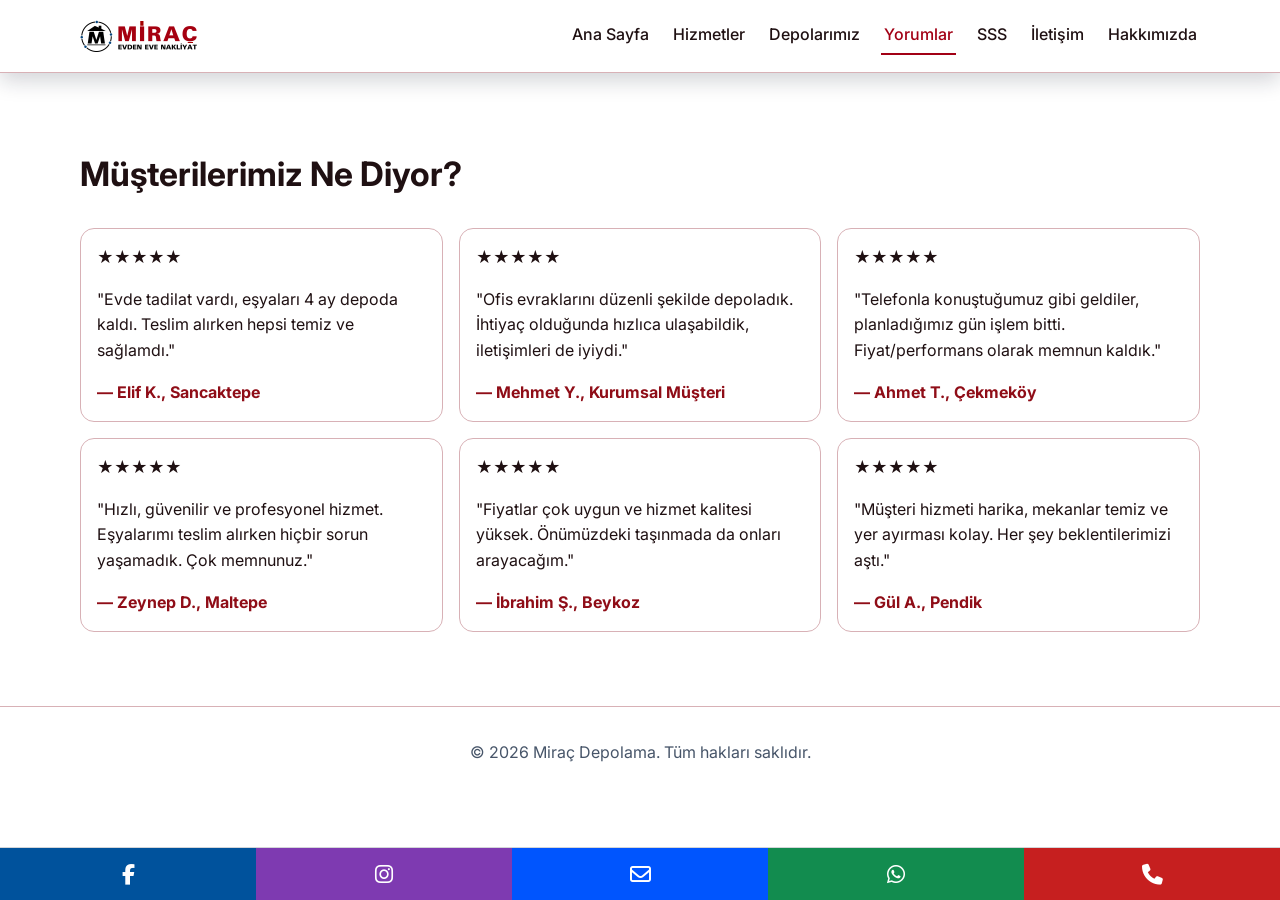
<file: yorumlar.html>
<!DOCTYPE html>
<html lang="tr">
 <head>
  <meta charset="utf-8"/>
  <meta content="width=device-width, initial-scale=1.0" name="viewport"/>
    <link href="assets/images/miracevdeneve_amblem.png" rel="icon" type="image/png"/>
  <title>
   Mira&ccedil; Depolama | Yorumlar
  </title>
  <link href="https://cdnjs.cloudflare.com/ajax/libs/font-awesome/6.5.2/css/all.min.css" rel="stylesheet"/>
  <link href="https://fonts.googleapis.com" rel="preconnect"/>
  <link crossorigin="" href="https://fonts.gstatic.com" rel="preconnect"/>
  <link href="https://fonts.googleapis.com/css2?family=Inter:wght@400;500;600;700;800&amp;display=swap" rel="stylesheet"/>
  <link href="styles.css" rel="stylesheet"/>
 </head>
 <body>
  <header class="topbar">
   <div class="container nav">
    <a class="logo" href="index.html">
     <img alt="Mira&ccedil; Depolama Logo" class="logo-image" src="assets/images/miracevdeneve_logo.png"/>
    </a>
    <button aria-label="Men&uuml;y&uuml; A&ccedil;/Kapat" class="menu-toggle" id="menuToggle">
     ☰
    </button>
    <nav class="menu" id="mainNav">
     <a href="index.html">
      Ana Sayfa
     </a>
     <a href="hizmetler.html">
      Hizmetler
     </a>
     <a href="depolarimiz.html">
      Depolar&inodot;m&inodot;z
     </a>
     <a class="active" href="yorumlar.html">
      Yorumlar
     </a>
     <a href="sss.html">
      SSS
     </a>
     <a href="iletisim.html">
      &Idot;leti&scedil;im
     </a>
     <a href="hakkimizda.html">
      Hakk&inodot;m&inodot;zda
     </a>
    </nav>
   </div>
  </header>
  <main>
   <section class="section alt">
    <div class="container">
     <h2>
      M&uuml;&scedil;terilerimiz Ne Diyor?
     </h2>
     <div class="reviews">
      <article class="review-card">
       <p>
        &starf;&starf;&starf;&starf;&starf;
       </p>
       <p>
        "Evde tadilat vard&inodot;, e&scedil;yalar&inodot; 4 ay depoda kald&inodot;. Teslim al&inodot;rken hepsi temiz ve sa&gbreve;lamd&inodot;."
       </p>
       <strong>
        &mdash; Elif K., Sancaktepe
       </strong>
      </article>
      <article class="review-card">
       <p>
        &starf;&starf;&starf;&starf;&starf;
       </p>
       <p>
        "Ofis evraklar&inodot;n&inodot; d&uuml;zenli &scedil;ekilde depolad&inodot;k. &Idot;htiya&ccedil; oldu&gbreve;unda h&inodot;zl&inodot;ca ula&scedil;abildik, ileti&scedil;imleri de iyiydi."
       </p>
       <strong>
        &mdash; Mehmet Y., Kurumsal M&uuml;&scedil;teri
       </strong>
      </article>
      <article class="review-card">
       <p>
        &starf;&starf;&starf;&starf;&starf;
       </p>
       <p>
        "Telefonla konu&scedil;tu&gbreve;umuz gibi geldiler, planlad&inodot;&gbreve;&inodot;m&inodot;z g&uuml;n i&scedil;lem bitti. Fiyat/performans olarak memnun kald&inodot;k."
       </p>
       <strong>
        &mdash; Ahmet T., &Ccedil;ekmek&ouml;y
       </strong>
      </article>
      <article class="review-card">
       <p>
        &starf;&starf;&starf;&starf;&starf;
       </p>
       <p>
        "H&inodot;zl&inodot;, g&uuml;venilir ve profesyonel hizmet. E&scedil;yalar&inodot;m&inodot; teslim al&inodot;rken hi&ccedil;bir sorun ya&scedil;amad&inodot;k. &Ccedil;ok memnunuz."
       </p>
       <strong>
        &mdash; Zeynep D., Maltepe
       </strong>
      </article>
      <article class="review-card">
       <p>
        &starf;&starf;&starf;&starf;&starf;
       </p>
       <p>
        "Fiyatlar &ccedil;ok uygun ve hizmet kalitesi y&uuml;ksek. &Ouml;n&uuml;m&uuml;zdeki ta&scedil;&inodot;nmada da onlar&inodot; arayaca&gbreve;&inodot;m."
       </p>
       <strong>
        &mdash; &Idot;brahim &Scedil;., Beykoz
       </strong>
      </article>
      <article class="review-card">
       <p>
        &starf;&starf;&starf;&starf;&starf;
       </p>
       <p>
        "M&uuml;&scedil;teri hizmeti harika, mekanlar temiz ve yer ay&inodot;rmas&inodot; kolay. Her &scedil;ey beklentilerimizi a&scedil;t&inodot;."
       </p>
       <strong>
        &mdash; G&uuml;l A., Pendik
       </strong>
      </article>
     </div>
    </div>
   </section>
  </main>
  <section class="contact-bar">
   <div class="container contact-bar-inner">
    <a aria-label="Facebook" class="bar-facebook" href="https://www.facebook.com/share/1Hf4mJ1vze/" rel="noopener noreferrer" target="_blank">
     <i aria-hidden="true" class="fa-brands fa-facebook-f">
     </i>
    </a>
    <a aria-label="Instagram" class="bar-instagram" href="https://www.instagram.com/miracevdenevenakliye/" rel="noopener noreferrer" target="_blank">
     <i aria-hidden="true" class="fa-brands fa-instagram">
     </i>
    </a>
    <a aria-label="Mail" class="bar-mail" href="mailto:info@miracevdenevenakliye.com.tr">
     <i aria-hidden="true" class="fa-regular fa-envelope">
     </i>
    </a>
    <a aria-label="WhatsApp" class="bar-whatsapp" href="https://wa.me/905327341446?text=Merhaba%20Mira%C3%A7%20Depolama%2C%20bilgi%20almak%20istiyorum." rel="noopener noreferrer" target="_blank">
     <i aria-hidden="true" class="fa-brands fa-whatsapp">
     </i>
    </a>
    <a aria-label="Telefon" class="bar-phone" href="tel:+905327341446">
     <i aria-hidden="true" class="fa-solid fa-phone">
     </i>
    </a>
   </div>
  </section>
  <footer class="footer">
   <div class="container">
    <p>
     &copy;
     <span id="year">
     </span>
     Mira&ccedil; Depolama. T&uuml;m haklar&inodot; sakl&inodot;d&inodot;r.
    </p>
   </div>
  </footer>
  <script src="script.js">
  </script>
 </body>
</html>
</file>
<file: styles.css>
:root {
  --bg: #ffffff;
  --text: #1f1012;
  --muted: #5a3b3f;
  --white: #ffffff;
  --primary: #a20015;
  --primary-dark: #850011;
  --border: #d8b1b6;
}

* {
  box-sizing: border-box;
}

html {
  scroll-behavior: smooth;
}

body {
  margin: 0;
  font-family: "Inter", system-ui, -apple-system, Segoe UI, Roboto, Arial, sans-serif;
  background: var(--bg);
  color: var(--text);
  line-height: 1.6;
  padding-bottom: 60px;
}

#pageLoader {
  position: fixed;
  inset: 0;
  z-index: 9999;
  display: grid;
  place-items: center;
  background: #ffffff;
  opacity: 1;
  visibility: visible;
  transition: opacity 0.3s ease, visibility 0.3s ease;
}

#pageLoader.hidden {
  opacity: 0;
  visibility: hidden;
}

.page-loader-gif {
  width: min(140px, 28vw);
  height: auto;
  display: block;
}

.container {
  width: min(1120px, 92%);
  margin-inline: auto;
}

.topbar {
  position: sticky;
  top: 0;
  z-index: 1000;
  background: #ffffff;
  backdrop-filter: blur(8px);
  border-bottom: 1px solid var(--border);
  box-shadow: 0 8px 20px rgba(15, 23, 42, 0.18);
}

.nav {
  min-height: 72px;
  display: flex;
  justify-content: space-between;
  align-items: center;
  gap: 1rem;
}

.logo {
  display: flex;
  align-items: center;
  gap: 0;
  font-weight: 800;
  font-size: 1.05rem;
  text-decoration: none;
  color: var(--text);
}

.logo-image {
  width: auto;
  height: 52px;
  max-width: 150px;
  object-fit: contain;
  border-radius: 8px;
}

.menu {
  display: flex;
  gap: 1.1rem;
}

.menu a {
  text-decoration: none;
  color: var(--text);
  font-weight: 500;
  padding: 0.35rem 0.2rem;
  border-bottom: 2px solid transparent;
  transition: color 0.2s ease, border-color 0.2s ease;
}

.menu a:hover {
  color: var(--primary);
  border-bottom-color: var(--primary);
}

.menu a.active {
  color: var(--primary);
  border-bottom-color: var(--primary);
}

.menu-toggle {
  display: none;
  border: 1px solid var(--border);
  background: #ffffff;
  color: var(--text);
  border-radius: 10px;
  padding: 0.45rem 0.65rem;
  font-size: 1.1rem;
}

.hero {
  min-height: 86vh;
  display: flex;
  align-items: center;
  background: #ffffff;
}

.hero-layout {
  display: grid;
  grid-template-columns: 1.1fr 1fr;
  gap: 2rem;
  align-items: center;
}

.hero-content {
  text-align: left;
  max-width: 680px;
}

.badge {
  display: inline-block;
  border: 1px solid #d8b1b6;
  border-radius: 999px;
  padding: 0.4rem 0.85rem;
  font-size: 0.88rem;
  color: #7a0f18;
  background: #f5e6e8;
}

h1 {
  font-size: clamp(2rem, 5vw, 3.3rem);
  line-height: 1.15;
  margin: 1rem 0;
}

h2 {
  font-size: clamp(1.55rem, 3vw, 2.1rem);
  margin-top: 0;
}

.hero p {
  font-size: 1.06rem;
  color: var(--muted);
}

.hero-actions {
  margin-top: 1.2rem;
  display: flex;
  gap: 0.8rem;
  flex-wrap: wrap;
}

.quick-contact {
  margin: 1rem 0 0;
  padding: 0;
  list-style: none;
  display: grid;
  gap: 0.35rem;
  color: var(--muted);
}

.quick-contact strong {
  color: var(--text);
}

.hero-visual {
  border: 1px solid var(--border);
  border-radius: 16px;
  overflow: hidden;
  background: var(--white);
}

.hero-visual img {
  width: 100%;
  height: 100%;
  max-height: 380px;
  object-fit: cover;
  display: block;
}

.hero-stats {
  margin-top: 1.6rem;
  display: grid;
  grid-template-columns: repeat(3, minmax(0, 1fr));
  gap: 0.8rem;
}

.hero-stats article {
  background: var(--white);
  border: 1px solid var(--border);
  border-radius: 12px;
  padding: 0.8rem;
}

.hero-stats strong {
  display: block;
  font-size: 1.05rem;
}

.hero-stats span {
  color: var(--muted);
  font-size: 0.92rem;
}

.btn {
  border: 0;
  border-radius: 12px;
  padding: 0.78rem 1.1rem;
  text-decoration: none;
  font-weight: 600;
  cursor: pointer;
}

.btn.primary {
  background: var(--primary);
  color: white;
}

.btn.primary:hover {
  background: var(--primary-dark);
}

.btn.secondary {
  background: var(--white);
  color: var(--text);
  border: 1px solid var(--border);
}

.contact-action {
  display: inline-flex;
  align-items: center;
  gap: 0.5rem;
}

.contact-action i {
  font-size: 1rem;
}

.whatsapp-btn {
  background: #128c4f;
  color: #ffffff;
}

.whatsapp-btn:hover {
  background: #0e6f3f;
}

.instagram-btn {
  background: #7e3ab1;
  color: #ffffff;
  margin-top: 0.3rem;
}

.instagram-btn:hover {
  background: #6a2f96;
}

.facebook-btn {
  background: #00529c;
  color: #ffffff;
  margin-top: 0.3rem;
}

.facebook-btn:hover {
  background: #145dbf;
}

.mail-btn {
  background: #0055fe;
  color: #ffffff;
  margin-top: 0.3rem;
}

.mail-btn:hover {
  background: #0b5ed7;
}

.section {
  padding: 4.6rem 0;
}

.section.alt {
  background: #ffffff;
}

.section-intro {
  margin-top: -0.5rem;
  color: var(--muted);
}

.trust-strip {
  background: #a20015;
  color: #e2e8f0;
  padding: 1.1rem 0;
}

.trust-grid {
  display: grid;
  grid-template-columns: repeat(4, minmax(0, 1fr));
  gap: 0.8rem;
}

.trust-grid article {
  background: rgba(255, 255, 255, 0.04);
  border: 1px solid rgba(255, 255, 255, 0.12);
  border-radius: 12px;
  padding: 0.8rem;
  text-align: center;
}

.trust-grid strong {
  display: block;
  color: #ffd6dc;
}

.trust-grid span {
  font-size: 0.92rem;
}

.cards,
.gallery {
  display: grid;
  grid-template-columns: repeat(3, minmax(0, 1fr));
  gap: 1rem;
}

.card {
  background: var(--white);
  border: 1px solid var(--border);
  border-radius: 16px;
  padding: 1.1rem;
}

.type-cards {
  margin-top: 1rem;
  display: grid;
  grid-template-columns: repeat(2, minmax(0, 1fr));
  gap: 1rem;
}

.type-card {
  background: var(--white);
  border: 1px solid var(--border);
  border-radius: 18px;
  padding: 1rem;
}

.type-card img {
  width: 100%;
  height: 220px;
  object-fit: cover;
  border-radius: 12px;
  margin-bottom: 0.7rem;
}

.type-card ul {
  margin: 0.7rem 0 0;
  padding-left: 1.2rem;
  color: #334155;
  display: grid;
  gap: 0.35rem;
}

.featured-type {
  border-color: #b91c1c;
  box-shadow: 0 10px 22px rgba(15, 23, 42, 0.12);
}

.comparison {
  margin-top: 1.1rem;
  background: #ffffff;
  border: 1px solid var(--border);
  border-radius: 16px;
  padding: 1rem;
}

.comparison h3 {
  margin-top: 0;
}

.comparison table {
  width: 100%;
  border-collapse: collapse;
  background: var(--white);
  border-radius: 12px;
  overflow: hidden;
}

.comparison th,
.comparison td {
  border-bottom: 1px solid var(--border);
  padding: 0.7rem;
  text-align: left;
  font-size: 0.95rem;
}

.comparison th {
  background: #f7f7f7;
}

.card img {
  width: 100%;
  height: 190px;
  object-fit: cover;
  border-radius: 12px;
  margin-bottom: 0.7rem;
}

.features {
  margin: 0;
  padding-left: 1.2rem;
  display: grid;
  gap: 0.6rem;
}

.process-grid {
  display: grid;
  grid-template-columns: repeat(4, minmax(0, 1fr));
  gap: 1rem;
}

.process-item {
  background: var(--white);
  border: 1px solid var(--border);
  border-radius: 16px;
  padding: 1rem;
}

.process-item span {
  width: 34px;
  height: 34px;
  display: inline-grid;
  place-items: center;
  border-radius: 999px;
  background: #f2d6da;
  color: #7a0f18;
  font-weight: 700;
  margin-bottom: 0.4rem;
}

.gallery img {
  width: 100%;
  height: 210px;
  object-fit: cover;
  border-radius: 14px;
  border: 1px solid var(--border);
  cursor: zoom-in;
}

.faq {
  display: grid;
  gap: 0.8rem;
}

.reviews {
  display: grid;
  grid-template-columns: repeat(3, minmax(0, 1fr));
  gap: 1rem;
}

.review-card {
  background: var(--white);
  border: 1px solid var(--border);
  border-radius: 14px;
  padding: 1rem;
}

.review-card p {
  margin-top: 0;
}

.review-card strong {
  color: #8f0d17;
}

.faq details {
  background: var(--white);
  border: 1px solid var(--border);
  border-radius: 12px;
  padding: 0.8rem 1rem;
}

.faq summary {
  cursor: pointer;
  font-weight: 600;
}

.faq p {
  margin: 0.65rem 0 0;
  color: var(--muted);
}

.lightbox {
  position: fixed;
  inset: 0;
  background: rgba(37, 10, 14, 0.82);
  display: none;
  align-items: center;
  justify-content: center;
  padding: 1rem;
  z-index: 1200;
}

.lightbox.open {
  display: flex;
}

.lightbox img {
  max-width: min(1100px, 96vw);
  max-height: 88vh;
  border-radius: 12px;
  border: 1px solid #b91c1c;
}

.lightbox-close {
  position: absolute;
  top: 14px;
  right: 18px;
  border: 0;
  background: #a20015;
  color: #fff;
  width: 38px;
  height: 38px;
  border-radius: 999px;
  font-size: 1.35rem;
  cursor: pointer;
}

.contact-grid {
  display: grid;
  grid-template-columns: 1fr 1fr;
  gap: 1.2rem;
}

.form {
  display: grid;
  gap: 0.7rem;
  background: var(--white);
  border: 1px solid var(--border);
  border-radius: 16px;
  padding: 1rem;
}

.form label {
  font-size: 0.95rem;
  color: #334155;
  display: grid;
  gap: 0.35rem;
}

.verify-box {
  border: 1px dashed #c98d95;
  border-radius: 12px;
  padding: 0.75rem;
  background: #ffffff;
}

.recaptcha-box {
  display: flex;
  justify-content: flex-start;
}

.g-recaptcha {
  transform-origin: left top;
}

input,
select,
textarea {
  width: 100%;
  border: 1px solid #d8b1b6;
  border-radius: 10px;
  padding: 0.68rem;
  font: inherit;
}

input:focus,
select:focus,
textarea:focus {
  outline: 2px solid #e7c0c5;
  border-color: #b91c1c;
}

.feedback {
  min-height: 1.4rem;
  margin: 0;
  font-weight: 600;
}

.feedback.success {
  color: #8f0d17;
}

.feedback.error {
  color: #b91c1c;
}

.contact-bar {
  position: fixed;
  left: 0;
  right: 0;
  bottom: 0;
  z-index: 1200;
  border-top: 1px solid rgba(15, 23, 42, 0.18);
}

.contact-bar-inner {
  width: 100% !important;
  display: grid;
  grid-template-columns: repeat(5, minmax(0, 1fr));
  gap: 0;
  padding: 0;
}

.contact-bar-inner a {
  text-decoration: none;
  font-weight: 700;
  font-size: 1.2rem;
  line-height: 1;
  color: #ffffff;
  display: grid;
  place-items: center;
  min-height: 52px;
}

.contact-bar-inner a i {
  font-size: 1.3rem;
}

.contact-bar-inner .bar-facebook {
  background: #00529c;
}

.contact-bar-inner .bar-instagram {
  background: #7e3ab1;
}

.contact-bar-inner .bar-mail {
  background: #0055fe;
}

.contact-bar-inner .bar-whatsapp {
  background: #128c4f;
}

.contact-bar-inner .bar-phone {
  background: #c61f1f;
}

.footer {
  border-top: 1px solid var(--border);
  background: var(--white);
  padding: 1.1rem 0;
  text-align: center;
  color: #475569;
}

.cta-band {
  background: #a20015;
  color: #fff;
}

.cta-content {
  display: flex;
  align-items: center;
  justify-content: space-between;
  gap: 1rem;
}

.cta-content h2 {
  margin-bottom: 0.4rem;
}

.cta-content p {
  margin: 0;
  color: #f5c8cf;
}

.cta-actions {
  display: flex;
  gap: 0.6rem;
  flex-wrap: wrap;
}

@media (max-width: 900px) {
  .cards,
  .gallery,
  .trust-grid,
  .type-cards,
  .reviews,
  .hero-layout,
  .process-grid,
  .contact-grid {
    grid-template-columns: 1fr;
  }

  .hero-content {
    max-width: 100%;
  }

  .cta-content {
    flex-direction: column;
    align-items: flex-start;
  }

  .contact-bar-inner {
    grid-template-columns: repeat(5, minmax(0, 1fr));
  }
}

@media (max-width: 760px) {
  .menu-toggle {
    display: inline-block;
  }

  .menu {
    position: absolute;
    top: 72px;
    right: 4%;
    display: none;
    flex-direction: column;
    background: #ffffff;
    border: 1px solid var(--border);
    border-radius: 12px;
    padding: 0.5rem;
    min-width: 180px;
    box-shadow: 0 10px 24px rgba(15, 23, 42, 0.2);
  }

  .menu.open {
    display: flex;
  }
}
</file>
